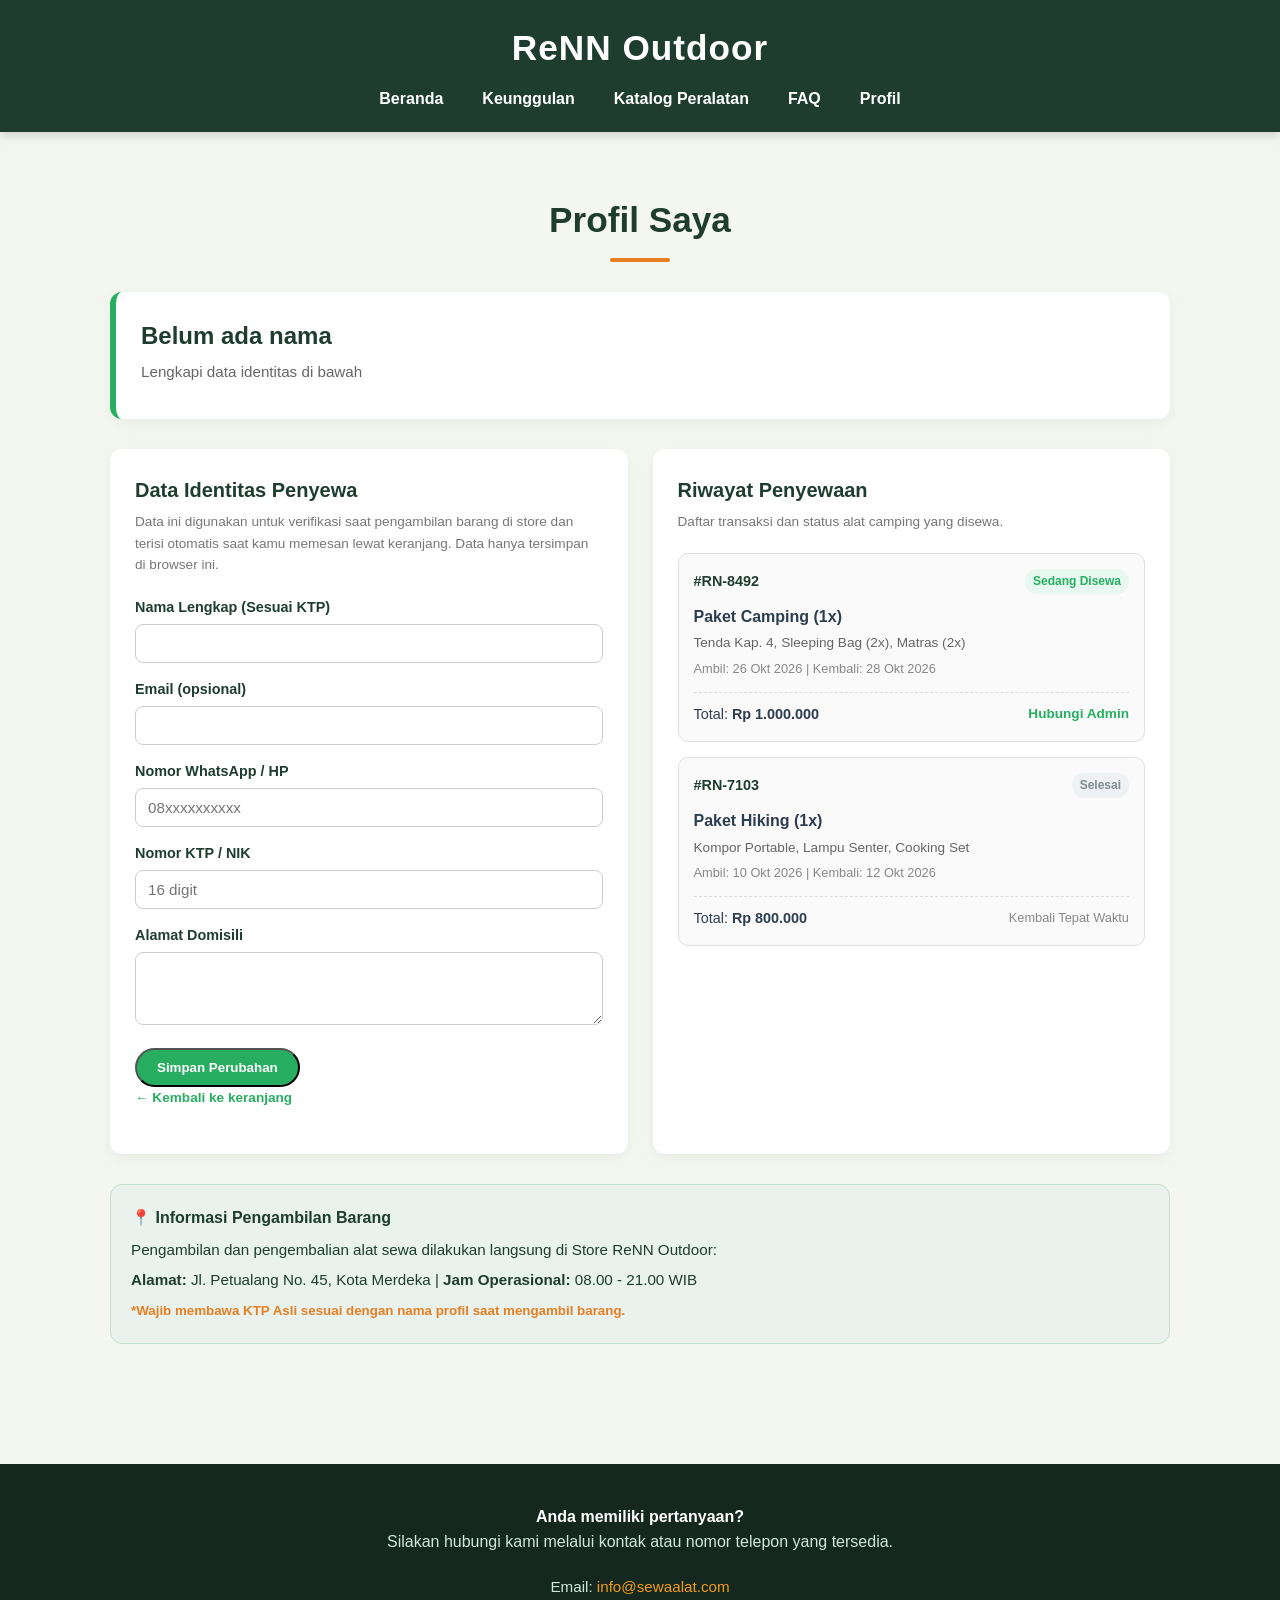
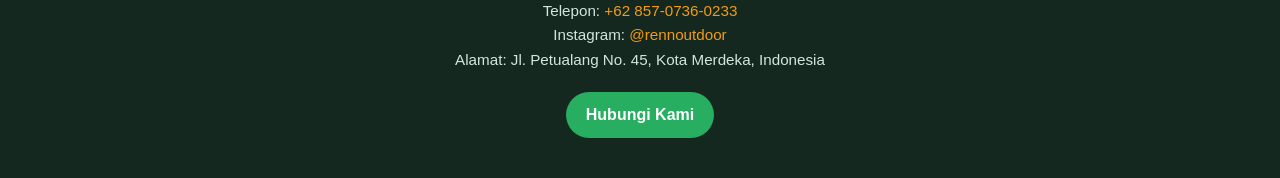
<file: profil.html>
<!DOCTYPE html>
<html lang="id">
<head>
    <meta charset="UTF-8">
    <meta name="viewport" content="width=device-width, initial-scale=1.0">
    <title>Profil - ReNN Outdoor</title>
    <link rel="stylesheet" href="profil.css">
    <script src="profil.js" defer></script>
</head>
<body>
    <header>
        <h1>ReNN Outdoor</h1>
        <nav>
            <ul>
                <li><a href="landingpage.html">Beranda</a></li>
                <li><a href="landingpage.html#keunggulan">Keunggulan</a></li>
                <li><a href="katalog.html">Katalog Peralatan</a></li>
                <li><a href="landingpage.html#faq">FAQ</a></li>
                <li><a href="profil.html" class="active">Profil</a></li>
            </ul>
        </nav>
    </header>

    <main>
        <button id="scrollToTop" aria-label="Kembali ke atas">
            <span aria-hidden="true">↑</span>
        </button>

        <section id="profil-container">
            <h2>Profil Saya</h2>

            <div class="profile-card">
                <div class="profile-info">
                    <h3 id="display-name">Belum ada nama</h3>
                    <p class="profile-email" id="display-email">Lengkapi data identitas di bawah</p>
                </div>
            </div>

            <div class="profile-grid">
                <div class="profile-box">
                    <h3>Data Identitas Penyewa</h3>
                    <p class="box-desc">Data ini digunakan untuk verifikasi saat pengambilan barang di store dan terisi otomatis saat kamu memesan lewat keranjang. Data hanya tersimpan di browser ini.</p>
                    <form id="profileForm" class="profile-form">
                        <div class="form-group">
                            <label for="fullName">Nama Lengkap (Sesuai KTP)</label>
                            <input type="text" id="fullName" autocomplete="name" required>
                        </div>
                        <div class="form-group">
                            <label for="email">Email (opsional)</label>
                            <input type="email" id="email" autocomplete="email">
                        </div>
                        <div class="form-group">
                            <label for="phone">Nomor WhatsApp / HP</label>
                            <input type="tel" id="phone" autocomplete="tel" placeholder="08xxxxxxxxxx" required>
                        </div>
                        <div class="form-group">
                            <label for="nik">Nomor KTP / NIK</label>
                            <input type="text" id="nik" inputmode="numeric" maxlength="16" autocomplete="off" placeholder="16 digit" required>
                        </div>
                        <div class="form-group">
                            <label for="address">Alamat Domisili</label>
                            <textarea id="address" rows="3" autocomplete="street-address"></textarea>
                        </div>

                        <p class="form-error" id="profileError" role="alert" hidden></p>
                        <p class="form-status" id="profileStatus" hidden></p>

                        <button type="submit" class="button button--primary">Simpan Perubahan</button>
                        <p class="box-desc"><a href="katalog.html#keranjang" class="link-wa">← Kembali ke keranjang</a></p>
                    </form>
                </div>

                <div class="profile-box">
                    <h3>Riwayat Penyewaan</h3>
                    <p class="box-desc">Daftar transaksi dan status alat camping yang disewa.</p>

                    <div class="history-list">
                        <div class="history-card">
                            <div class="history-header">
                                <span class="history-id">#RN-8492</span>
                                <span class="status-badge status--active">Sedang Disewa</span>
                            </div>
                            <div class="history-body">
                                <strong>Paket Camping (1x)</strong>
                                <p>Tenda Kap. 4, Sleeping Bag (2x), Matras (2x)</p>
                                <span class="history-date">Ambil: 26 Okt 2026 | Kembali: 28 Okt 2026</span>
                            </div>
                            <div class="history-footer">
                                <span>Total: <strong>Rp 1.000.000</strong></span>
                                <a href="https://wa.me/6285707360233" target="_blank" class="link-wa">Hubungi Admin</a>
                            </div>
                        </div>

                        <div class="history-card">
                            <div class="history-header">
                                <span class="history-id">#RN-7103</span>
                                <span class="status-badge status--completed">Selesai</span>
                            </div>
                            <div class="history-body">
                                <strong>Paket Hiking (1x)</strong>
                                <p>Kompor Portable, Lampu Senter, Cooking Set</p>
                                <span class="history-date">Ambil: 10 Okt 2026 | Kembali: 12 Okt 2026</span>
                            </div>
                            <div class="history-footer">
                                <span>Total: <strong>Rp 800.000</strong></span>
                                <span class="text-muted">Kembali Tepat Waktu</span>
                            </div>
                        </div>
                    </div>
                </div>
            </div>

            <div class="pickup-notice">
                <h4>📍 Informasi Pengambilan Barang</h4>
                <p>Pengambilan dan pengembalian alat sewa dilakukan langsung di Store ReNN Outdoor:</p>
                <p><strong>Alamat:</strong> Jl. Petualang No. 45, Kota Merdeka | <strong>Jam Operasional:</strong> 08.00 - 21.00 WIB</p>
                <small>*Wajib membawa KTP Asli sesuai dengan nama profil saat mengambil barang.</small>
            </div>
        </section>
    </main>

    <footer>
        <div id="kontak">
            <strong>Anda memiliki pertanyaan?</strong>
            <p>Silakan hubungi kami melalui kontak atau nomor telepon yang tersedia.</p>
        </div>
        <div class="contact-info">
            <p>Email: <a href="mailto:info@sewaalat.com">info@sewaalat.com</a></p>
            <p>Telepon: <a href="tel:+6285707360233">+62 857-0736-0233</a></p>
            <p>Instagram: <a href="https://www.instagram.com/nabilizza__" target="_blank">@rennoutdoor</a></p>
            <p>Alamat: Jl. Petualang No. 45, Kota Merdeka, Indonesia</p>
        </div>
        <div class="contact-button">
            <a href="https://wa.me/6285707360233" class="button button--primary">Hubungi Kami</a>
        </div>
    </footer>

</body>
</html>
</file>
<file: profil.css>
[hidden] { display: none !important; }

.form-error {
    margin-bottom: 12px; padding: 10px 14px; border-radius: 8px;
    background-color: #fdecea; color: #b03a2e; font-size: 0.9rem;
}
.form-status {
    margin-bottom: 12px; padding: 10px 14px; border-radius: 8px;
    background-color: #e8f6ee; color: #1e8449; font-size: 0.9rem;
}

html {
    scroll-behavior: smooth;
}

* {
    margin: 0;
    padding: 0;
    box-sizing: border-box;
}

body {
    font-family: 'Segoe UI', Tahoma, Geneva, Verdana, sans-serif;
    line-height: 1.6;
    color: #2c3e50;
    background-color: #f4f6f0;
}

[hidden] {
    display: none !important;
}

section {
    padding: 60px 20px;
    max-width: 1100px;
    margin: 0 auto;
}

h2 {
    text-align: center;
    font-size: 2.2rem;
    color: #1e3d2f;
    margin-bottom: 30px;
    position: relative;
}

h2::after {
    content: '';
    display: block;
    width: 60px;
    height: 4px;
    background-color: #e67e22;
    margin: 10px auto 0;
    border-radius: 2px;
}

header {
    background-color: #1e3d2f;
    color: #ffffff;
    padding: 20px;
    text-align: center;
    box-shadow: 0 4px 10px rgba(0, 0, 0, 0.15);
    position: sticky;
    top: 0;
    z-index: 1000;
}

header h1 {
    font-size: 2.2rem;
    letter-spacing: 1px;
    color: #ffffff;
}

header p {
    font-size: 0.95rem;
    color: #d1e7dd;
    margin-bottom: 15px;
}

header nav ul {
    list-style: none;
    display: flex;
    justify-content: center;
    flex-wrap: wrap;
    gap: 15px;
    margin-top: 10px;
}

header nav ul li a {
    color: #ffffff;
    text-decoration: none;
    font-weight: 600;
    padding: 5px 12px;
    border-radius: 20px;
    transition: all 0.3s ease;
}

header nav ul li a:hover {
    background-color: #275a43;
    color: #ffffff;
}

#scrollToTop {
    position: fixed;
    bottom: 10px;
    right: 20px;
    z-index: 2000;

    width: 40px;
    height: 40px;
    display: flex;
    align-items: center;
    justify-content: center;

    background-color: #27ae60;
    color: #ffffff;
    border: none;
    border-radius: 50%;
    cursor: pointer;
    font-size: 1.1rem;
    box-shadow: 0 3px 8px rgba(0, 0, 0, 0.25);
    opacity: 0;
    pointer-events: none;
    transition: opacity 0.3s ease, transform 0.3s ease;
}

#scrollToTop.visible {
    opacity: 1;
    pointer-events: auto;
}

#scrollToTop:hover {
    background-color: #1e8449;
    outline: 3px solid rgba(71, 178, 50, 0.55);
    outline-offset: 3px;
}

#beranda {
    text-align: center;
    padding: 90px 20px;
    background: linear-gradient(rgba(30, 61, 47, 0.85), rgba(30, 61, 47, 0.85)),
                url('https://images.unsplash.com/photo-1504280390367-361c6d9f38f4?auto=format&fit=crop&w=1200&q=80') center/cover no-repeat;
    color: #ffffff;
    border-radius: 0 0 20px 20px;
}

#beranda h2 {
    color: #ffffff;
    font-size: 2.5rem;
    margin-bottom: 15px;
}

#beranda h2::after {
    background-color: #f39c12;
}

#beranda p {
    font-size: 1.2rem;
    max-width: 700px;
    margin: 0 auto;
    color: #e2e8f0;
}

.search-control {
    display: flex;
    gap: 10px;
    margin: 20px 0;
}

.item-search {
    flex: 2;
    min-width: 0;
    padding: 11px 14px;
    border: 1px solid #d6d0c6;
    border-radius: 8px;
    font: inherit;
}

.item-search:focus-visible,
.button:focus-visible,
.faq-item summary:focus-visible{
    outline: 3px solid rgba(71, 178, 50, 0.55);
    outline-offset: 3px;
}

.search-results {
    background-color: #ffffff;
    border-radius: 8px;
    text-align: left;
    overflow: hidden;
    box-shadow: 0 4px 15px rgba(0, 0, 0, 0.1);
}

.results-item {
    display: grid;
    grid-template-columns: 1fr auto;
    column-gap: 15px;
    align-items: center;
    padding: 12px 15px;
    color: #1e3d2f;
    text-decoration: none;
    border-left: 5px solid transparent;
    border-bottom: 1px solid #e0e0e0;
    transition: background-color 0.2s ease, border-left-color 0.2s ease;
}

.results-item:last-child {
    border-bottom: none;
}

.results-item:hover, .results-item:focus-visible {
    background-color: #f0f0f0;
    border-left-color: #27ae60;
    padding-left: 10px;
}

.results-item strong {
    font-weight: 600;
    color: #27ae60;
    display: block;
    text-transform: capitalize;
}

.results-item span {
    font-size: 0.9rem;
    color: #777777;
    grid-column: 1 / -1;
}

.results-item .results-price {
    grid-column: 2;
    grid-row: 1 / span 2;
    background-color: #27ae60;
    color: #ffffff;
    font-weight: 600;
    font-size: 0.9rem;
    padding: 5px 10px;
    border-radius: 20px;
    white-space: nowrap;
    text-transform: capitalize;
}

.results-empty {
    padding: 15px;
    color: #999999;
    text-align: center;
    font-style: italic;
}

#keunggulan ul {
    list-style: none;
    display: grid;
    grid-template-columns: repeat(auto-fit, minmax(230px, 1fr));
    gap: 25px;
}

#keunggulan li {
    background-color: #ffffff;
    padding: 25px;
    border-radius: 12px;
    box-shadow: 0 4px 15px rgba(0, 0, 0, 0.05);
    border-top: 5px solid #27ae60;
    transition: transform 0.3s ease, box-shadow 0.3s ease;
}

#keunggulan li:hover {
    transform: translateY(-5px);
    box-shadow: 0 8px 25px rgba(0, 0, 0, 0.1);
}

#keunggulan h3 {
    color: #1e3d2f;
    margin-bottom: 10px;
    font-size: 1.2rem;
}

#keunggulan p {
    font-size: 0.95rem;
    color: #555555;
}

#katalog {
    background-color: #ffffff;
    border-radius: 15px;
    box-shadow: 0 4px 15px rgba(0, 0, 0, 0.03);
    margin-top: 40px;
    margin-bottom: 40px;
}

.catalog-grid {
    display: grid;
    grid-template-columns: repeat(auto-fit, minmax(220px, 1fr));
    gap: 20px;
    padding: 20px;
}

.catalog-card {
    align-items: center;
    display: flex;
    flex-direction: column;
    gap: 15px;
    color: #1e3d2f;
    text-align: center;
    background-color: #ffffff;
    padding: 20px;
    border-radius: 12px;
    box-shadow: 0 4px 15px rgba(0, 0, 0, 0.05);
    transition: transform 0.3s ease, box-shadow 0.3s ease;
}

.catalog-card img {
    width: 100%;
    height: auto;
    border-radius: 10px;
    transition: transform 0.3s ease, box-shadow 0.3s ease;
}

.catalog-card img:hover {
    transform: scale(1.05);
    box-shadow: 0 8px 25px rgba(0, 0, 0, 0.1);
}

.catalog-card h3 {
    font-size: 1.2rem;
    margin-bottom: 10px;
}

.package-items {
    font-size: 0.95rem;
    color: #555555;
}

.card-price {
    font-size: 1.25rem;
    font-weight: 700;
    color: #27ae60;
}

.catalog-card:hover {
    transform: translateY(-5px);
    box-shadow: 0 8px 25px rgba(0, 0, 0, 0.1);
}

.button.button--primary {
    display: inline-block;
    padding: 10px 20px;
    border-radius: 25px;
    text-decoration: none;
    background-color: #27ae60;
    color: #ffffff;
    font-weight: 600;
    transition: background-color 0.3s ease, transform 0.2s ease;
}

.button.button--secondary {
    display: inline-block;
    padding: 10px 20px;
    border-radius: 25px;
    text-decoration: none;
    background-color: #e67e22;
    color: #ffffff;
    font-weight: 600;
    transition: background-color 0.3s ease, transform 0.2s ease;
}

.button.button--secondary:hover {
    background-color: #d35400;
    transform: translateY(-1px);
}

#faq {
    background-color: #ffffff;
    border-radius: 15px;
    box-shadow: 0 4px 15px rgba(0, 0, 0, 0.03);
    margin-top: 40px;
    margin-bottom: 40px;
}

#faq > p {
    text-align: center;
    margin-bottom: 30px;
    color: #666;
}

.faq-item {
    background-color: #ffffff;
    margin-bottom: 15px;
    padding: 15px 20px;
    border-radius: 10px;
    border-left: 5px solid #e67e22;
    box-shadow: 0 2px 8px rgba(0, 0, 0, 0.04);
    cursor: pointer;
    transition: background-color 0.2s ease;
}

.faq-item:hover {
    background-color: #fafafa;
}

summary {
    font-weight: 600;
    font-size: 1.05rem;
    color: #1e3d2f;
    outline: none;
}

.faq-item p {
    margin-top: 10px;
    font-size: 0.95rem;
    color: #555555;
    line-height: 1.5;
}

footer {
    background-color: #14281f;
    color: #ffffff;
    padding: 40px 20px;
    text-align: center;
    margin-top: 60px;
}

#kontak p {
    max-width: 600px;
    margin: 0 auto;
    font-size: 1rem;
    color: #d1e7dd;
}

.contact-info {
    margin-top: 20px;
    font-size: 0.95rem;
    color: #d1e7dd;
    text-align: center;
    padding: 0 10px;
    margin-bottom: 20px;
}

.contact-info a {
    color: #f39c12;
    text-decoration: none;
    transition: color 0.3s ease;
}

.contact-info a:hover {
    color: #e67e22;
}

@media (max-width: 480px) {
    .results-item {
        grid-template-columns: 1fr;
    }
    .results-item .results-price {
        grid-column: 1;
        grid-row: auto;
        justify-self: start;
        margin-top: 8px;
    }
}

.profile-card {
    background-color: #ffffff;
    border-radius: 12px;
    padding: 25px;
    display: flex;
    align-items: center;
    gap: 20px;
    box-shadow: 0 4px 15px rgba(0, 0, 0, 0.05);
    margin-bottom: 30px;
    border-left: 6px solid #27ae60;
}

.profile-avatar img {
    width: 90px;
    height: 90px;
    border-radius: 50%;
    object-fit: cover;
    border: 3px solid #1e3d2f;
}

.profile-info h3 {
    font-size: 1.5rem;
    color: #1e3d2f;
    margin-bottom: 4px;
}

.profile-email {
    color: #666;
    font-size: 0.95rem;
    margin-bottom: 10px;
}

.profile-badges {
    display: flex;
    gap: 10px;
    flex-wrap: wrap;
}

.badge {
    font-size: 0.8rem;
    padding: 4px 10px;
    border-radius: 15px;
    font-weight: 600;
}

.badge--verified {
    background-color: #e8f8f0;
    color: #27ae60;
}

.badge--member {
    background-color: #fef5e7;
    color: #e67e22;
}

/* Grid Layout */
.profile-grid {
    display: grid;
    grid-template-columns: 1fr 1fr;
    gap: 25px;
    margin-bottom: 30px;
}

@media (max-width: 768px) {
    .profile-grid {
        grid-template-columns: 1fr;
    }
    .profile-card {
        flex-direction: column;
        text-align: center;
    }
}

.profile-box {
    background-color: #ffffff;
    padding: 25px;
    border-radius: 12px;
    box-shadow: 0 4px 15px rgba(0, 0, 0, 0.05);
}

.profile-box h3 {
    color: #1e3d2f;
    font-size: 1.25rem;
    margin-bottom: 5px;
}

.box-desc {
    font-size: 0.85rem;
    color: #777;
    margin-bottom: 20px;
}

/* Form Styles */
.profile-form .form-group {
    margin-bottom: 15px;
    text-align: left;
}

.profile-form label {
    display: block;
    font-size: 0.9rem;
    font-weight: 600;
    color: #1e3d2f;
    margin-bottom: 5px;
}

.profile-form input,
.profile-form textarea {
    width: 100%;
    padding: 10px 12px;
    border: 1px solid #ccc;
    border-radius: 8px;
    font-family: inherit;
    font-size: 0.95rem;
}

.profile-form input:focus,
.profile-form textarea:focus {
    outline: none;
    border-color: #27ae60;
    box-shadow: 0 0 0 3px rgba(39, 174, 96, 0.2);
}

/* History Card */
.history-list {
    display: flex;
    flex-direction: column;
    gap: 15px;
}

.history-card {
    border: 1px solid #e0e0e0;
    border-radius: 10px;
    padding: 15px;
    background-color: #fafafa;
}

.history-header {
    display: flex;
    justify-content: space-between;
    align-items: center;
    margin-bottom: 10px;
}

.history-id {
    font-weight: 700;
    color: #1e3d2f;
    font-size: 0.9rem;
}

.status-badge {
    font-size: 0.75rem;
    padding: 3px 8px;
    border-radius: 12px;
    font-weight: 600;
}

.status--active {
    background-color: #e8f8f0;
    color: #27ae60;
}

.status--completed {
    background-color: #eef2f5;
    color: #7f8c8d;
}

.history-body strong {
    color: #2c3e50;
    display: block;
}

.history-body p {
    font-size: 0.85rem;
    color: #666;
    margin: 3px 0;
}

.history-date {
    display: block;
    font-size: 0.8rem;
    color: #888;
    margin-top: 5px;
}

.history-footer {
    display: flex;
    justify-content: space-between;
    align-items: center;
    margin-top: 12px;
    padding-top: 10px;
    border-top: 1px dashed #ddd;
    font-size: 0.9rem;
}

.link-wa {
    color: #27ae60;
    text-decoration: none;
    font-weight: 600;
    font-size: 0.85rem;
}

.link-wa:hover {
    text-decoration: underline;
}

.text-muted {
    color: #888;
    font-size: 0.8rem;
}

/* Notice Pickup */
.pickup-notice {
    background-color: #eaf2ed;
    border: 1px solid #c2e0cf;
    border-radius: 12px;
    padding: 20px;
    color: #1e3d2f;
}

.pickup-notice h4 {
    margin-bottom: 8px;
    color: #1e3d2f;
}

.pickup-notice p {
    font-size: 0.95rem;
    margin-bottom: 5px;
}

.pickup-notice small {
    color: #e67e22;
    font-weight: 600;
}
</file>
